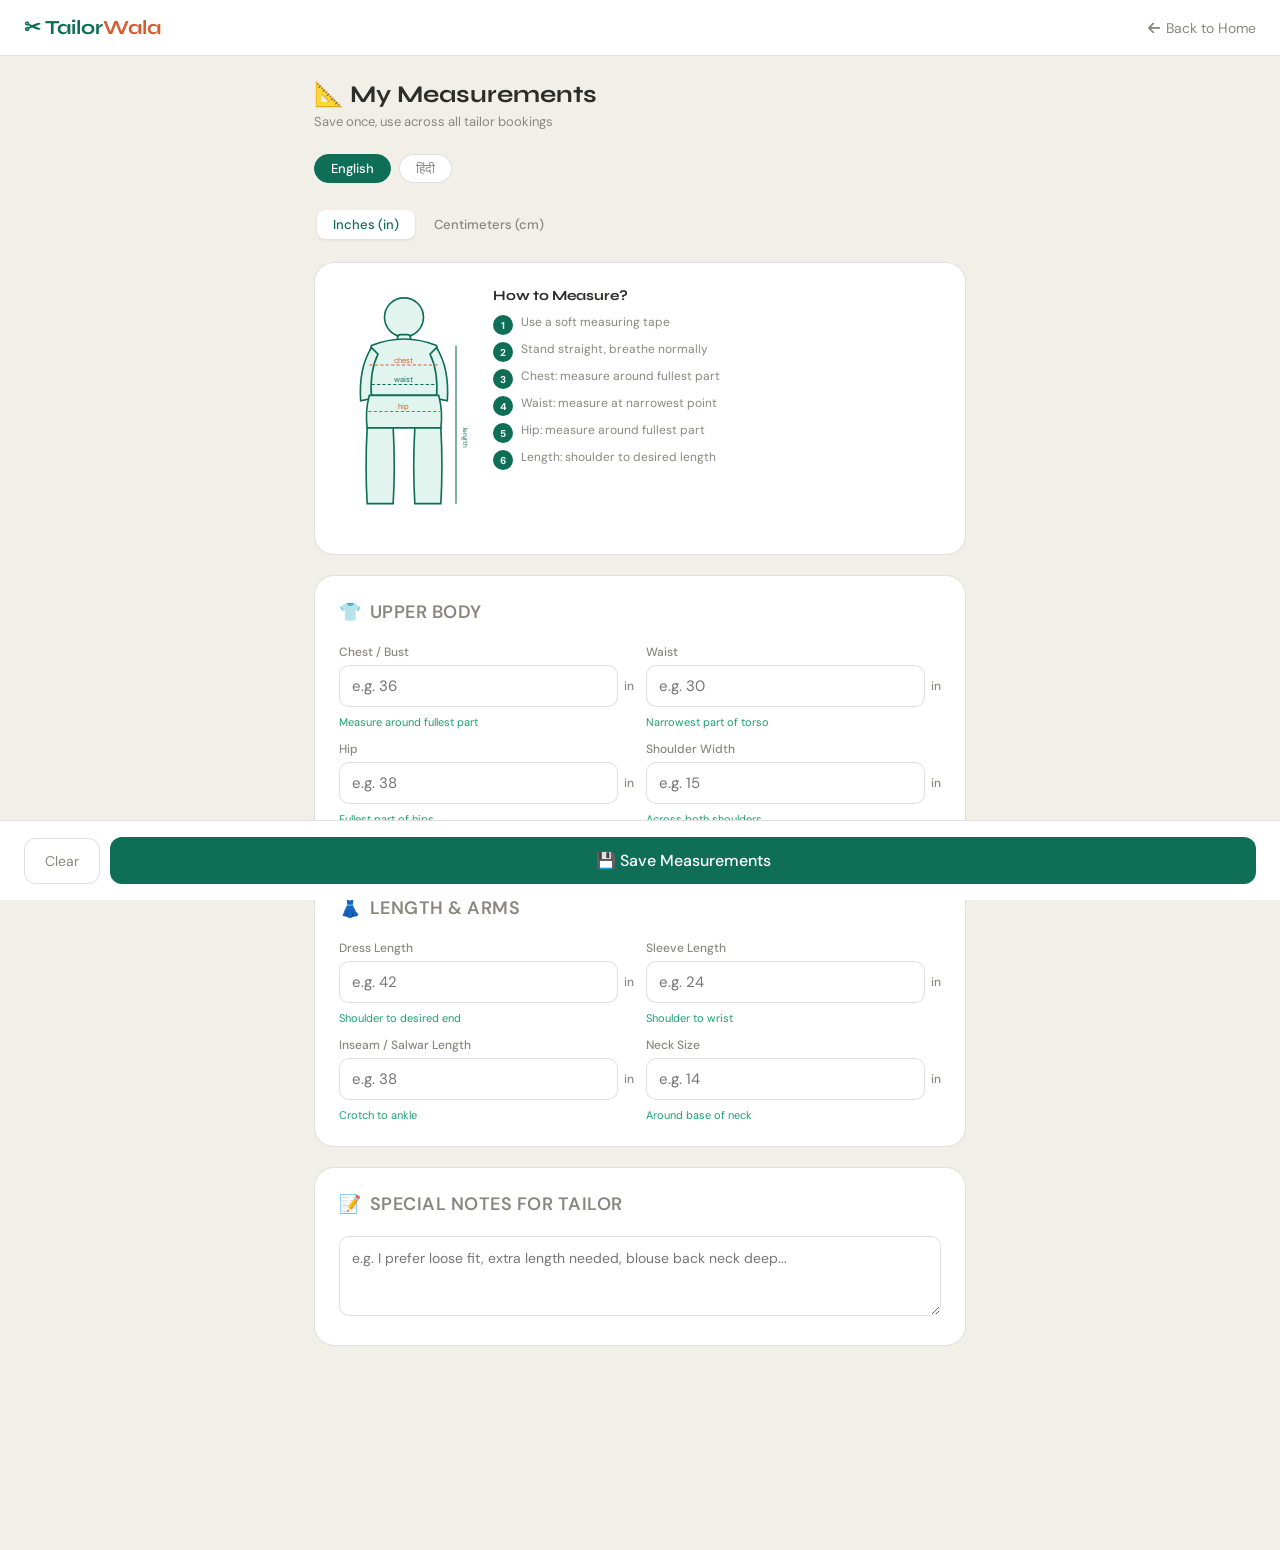
<file: measurements.html>
<!DOCTYPE html>
<html lang="en">
<head>
  <meta charset="UTF-8">
  <meta name="viewport" content="width=device-width, initial-scale=1.0">
  <title>TailorWala | My Measurements</title>
  <link rel="stylesheet" href="https://cdnjs.cloudflare.com/ajax/libs/font-awesome/6.4.0/css/all.min.css">
  <link href="https://fonts.googleapis.com/css2?family=Syne:wght@400;500;700&family=DM+Sans:wght@400;500&display=swap" rel="stylesheet">
  <style>
    *{box-sizing:border-box;margin:0;padding:0}
    :root{--teal:#0F6E56;--tl:#E1F5EE;--tm:#1D9E75;--org:#D85A30;--ol:#FAECE7;--bg:#F1EFE8;--muted:#888780;--border:rgba(0,0,0,0.12);--text:#2C2C2A}
    body{font-family:'DM Sans',sans-serif;background:var(--bg);color:var(--text);min-height:100vh}
    h1,h2,h3,.brand{font-family:'Syne',sans-serif}

    nav{background:#fff;border-bottom:0.5px solid var(--border);padding:0 1.5rem;display:flex;align-items:center;height:56px;position:sticky;top:0;z-index:100}
    .flex-between{display:flex;justify-content:space-between;align-items:center;width:100%}
    .brand{font-size:20px;font-weight:700;color:var(--teal);cursor:pointer;text-decoration:none}
    .brand span{color:var(--org)}
    .back-nav{font-size:14px;color:var(--muted);cursor:pointer;display:flex;align-items:center;gap:6px}
    .back-nav:hover{color:var(--teal)}

    .page{max-width:700px;margin:0 auto;padding:1.5rem}

    .page-header{margin-bottom:1.5rem}
    .page-header h2{font-size:1.5rem;margin-bottom:4px}
    .page-header p{font-size:13px;color:var(--muted)}

    /* LANG TOGGLE */
    .lang-row{display:flex;gap:8px;margin-bottom:1.5rem}
    .lang-btn{padding:5px 16px;border-radius:20px;font-size:13px;font-weight:500;cursor:pointer;font-family:'DM Sans',sans-serif;border:1.5px solid var(--border)}
    .lang-btn.on{background:var(--teal);color:#fff;border-color:var(--teal)}
    .lang-btn:not(.on){background:#fff;color:var(--muted)}

    /* BODY DIAGRAM */
    .diagram-card{background:#fff;border-radius:20px;padding:1.5rem;margin-bottom:1.25rem;border:0.5px solid var(--border);display:flex;gap:1.5rem;align-items:flex-start}
    .diagram-side{flex-shrink:0;text-align:center}
    .diagram-side svg{width:130px;height:auto}
    .diagram-info{flex:1}
    .diagram-info h3{font-size:14px;margin-bottom:6px}
    .diagram-info p{font-size:12px;color:var(--muted);line-height:1.5}
    .guide-steps{margin-top:10px;display:flex;flex-direction:column;gap:6px}
    .guide-step{display:flex;align-items:flex-start;gap:8px;font-size:12px;color:var(--muted)}
    .step-num{width:20px;height:20px;background:var(--teal);color:#fff;border-radius:50%;display:flex;align-items:center;justify-content:center;font-size:10px;font-weight:700;flex-shrink:0;margin-top:1px}

    /* MEASUREMENT FORM */
    .mcard{background:#fff;border-radius:20px;padding:1.5rem;margin-bottom:1.25rem;border:0.5px solid var(--border)}
    .mcard-title{font-size:13px;font-weight:600;color:var(--muted);text-transform:uppercase;letter-spacing:0.5px;margin-bottom:1.25rem;display:flex;align-items:center;gap:8px}
    .mcard-title span{font-size:18px}

    .m-grid{display:grid;grid-template-columns:1fr 1fr;gap:12px}
    .m-field{display:flex;flex-direction:column;gap:5px}
    .m-label{font-size:12px;color:var(--muted);font-weight:500}
    .m-input-wrap{display:flex;align-items:center;gap:6px}
    .m-input{flex:1;border:1.5px solid var(--border);border-radius:10px;padding:10px 12px;font-size:15px;font-family:'DM Sans',sans-serif;outline:none;color:var(--text);background:#fff;min-width:0}
    .m-input:focus{border-color:var(--teal)}
    .m-input.filled{border-color:var(--tm);background:var(--tl)}
    .m-unit{font-size:12px;color:var(--muted);font-weight:500;flex-shrink:0}

    .unit-toggle{display:flex;background:var(--bg);border-radius:10px;padding:3px;gap:3px;margin-bottom:1.25rem;width:fit-content}
    .unit-btn{padding:6px 16px;border-radius:8px;border:none;background:none;font-size:13px;font-weight:500;cursor:pointer;font-family:'DM Sans',sans-serif;color:var(--muted)}
    .unit-btn.on{background:#fff;color:var(--teal);box-shadow:0 1px 3px rgba(0,0,0,0.1)}

    .hint{font-size:11px;color:var(--tm);margin-top:3px}

    .save-bar{position:sticky;bottom:0;background:#fff;border-top:0.5px solid var(--border);padding:1rem 1.5rem;display:flex;gap:10px;align-items:center}
    .btn-save{flex:1;background:var(--teal);color:#fff;border:none;padding:13px;border-radius:12px;font-family:'DM Sans',sans-serif;font-size:16px;font-weight:500;cursor:pointer}
    .btn-save:hover{background:#0a5240}
    .btn-clear{background:#fff;color:var(--muted);border:1.5px solid var(--border);padding:13px 20px;border-radius:12px;font-family:'DM Sans',sans-serif;font-size:14px;cursor:pointer}

    /* SAVED VIEW */
    .saved-card{background:#fff;border-radius:20px;padding:1.5rem;margin-bottom:1.25rem;border:0.5px solid var(--border);display:none}
    .saved-header{display:flex;justify-content:space-between;align-items:center;margin-bottom:1rem}
    .saved-grid{display:grid;grid-template-columns:1fr 1fr;gap:8px}
    .saved-item{background:var(--bg);border-radius:10px;padding:10px 14px;display:flex;justify-content:space-between;align-items:center}
    .saved-item .sl{font-size:12px;color:var(--muted)}
    .saved-item .sv{font-size:15px;font-weight:600;color:var(--teal)}
    .edit-btn{background:none;border:1.5px solid var(--teal);color:var(--teal);padding:6px 16px;border-radius:20px;font-family:'DM Sans',sans-serif;font-size:13px;cursor:pointer}
    .edit-btn:hover{background:var(--teal);color:#fff}

    .toast{position:fixed;bottom:80px;left:50%;transform:translateX(-50%) translateY(20px);background:#2C2C2A;color:#fff;padding:10px 20px;border-radius:20px;font-size:14px;opacity:0;transition:0.3s;z-index:999;white-space:nowrap}
    .toast.show{opacity:1;transform:translateX(-50%) translateY(0)}

    @media(max-width:500px){
      .m-grid{grid-template-columns:1fr}
      .diagram-card{flex-direction:column}
    }
  </style>
</head>
<body>

<nav>
  <div class="flex-between">
    <a href="index.html" class="brand">✂ Tailor<span>Wala</span></a>
    <span class="back-nav" onclick="window.location.href='index.html'"><i class="fa-solid fa-arrow-left"></i> <span id="nav-back">Back to Home</span></span>
  </div>
</nav>

<div class="page">

  <div class="page-header">
    <h2 id="pg-title">📐 My Measurements</h2>
    <p id="pg-sub">Save once, use across all tailor bookings</p>
  </div>

  <!-- LANG -->
  <div class="lang-row">
    <button class="lang-btn on" onclick="setLang('en',this)">English</button>
    <button class="lang-btn" onclick="setLang('hi',this)">हिंदी</button>
  </div>

  <!-- UNIT TOGGLE -->
  <div class="unit-toggle">
    <button class="unit-btn on" onclick="setUnit('in',this)" id="btn-in">Inches (in)</button>
    <button class="unit-btn" onclick="setUnit('cm',this)" id="btn-cm">Centimeters (cm)</button>
  </div>

  <!-- SAVED VIEW (shown after save) -->
  <div class="saved-card" id="saved-card">
    <div class="saved-header">
      <h3 id="saved-title" style="font-size:15px">✅ Saved Measurements</h3>
      <button class="edit-btn" onclick="editMeasurements()" id="edit-btn">Edit</button>
    </div>
    <div class="saved-grid" id="saved-grid"></div>
  </div>

  <!-- BODY DIAGRAM + GUIDE -->
  <div class="diagram-card" id="guide-card">
    <div class="diagram-side">
      <svg viewBox="0 0 120 220" xmlns="http://www.w3.org/2000/svg">
        <!-- Body silhouette -->
        <ellipse cx="60" cy="28" rx="18" ry="18" fill="#E1F5EE" stroke="#0F6E56" stroke-width="1.5"/>
        <!-- Neck -->
        <rect x="54" y="44" width="12" height="10" rx="3" fill="#E1F5EE" stroke="#0F6E56" stroke-width="1.5"/>
        <!-- Torso -->
        <path d="M30 54 Q25 70 28 100 L92 100 Q95 70 90 54 Q75 48 60 48 Q45 48 30 54Z" fill="#E1F5EE" stroke="#0F6E56" stroke-width="1.5"/>
        <!-- Arms -->
        <path d="M30 56 Q18 75 20 105 L30 103 Q28 78 36 62Z" fill="#E1F5EE" stroke="#0F6E56" stroke-width="1.5"/>
        <path d="M90 56 Q102 75 100 105 L90 103 Q92 78 84 62Z" fill="#E1F5EE" stroke="#0F6E56" stroke-width="1.5"/>
        <!-- Hips/Waist -->
        <path d="M28 100 Q24 115 26 130 L94 130 Q96 115 92 100Z" fill="#E1F5EE" stroke="#0F6E56" stroke-width="1.5"/>
        <!-- Legs -->
        <path d="M26 130 Q24 165 26 200 L50 200 Q52 165 50 130Z" fill="#E1F5EE" stroke="#0F6E56" stroke-width="1.5"/>
        <path d="M94 130 Q96 165 94 200 L70 200 Q68 165 70 130Z" fill="#E1F5EE" stroke="#0F6E56" stroke-width="1.5"/>

        <!-- Measurement lines -->
        <!-- Chest line -->
        <line x1="28" y1="72" x2="92" y2="72" stroke="#D85A30" stroke-width="1" stroke-dasharray="3,2"/>
        <text x="60" y="70" text-anchor="middle" font-size="7" fill="#D85A30" font-family="DM Sans">chest</text>
        <!-- Waist line -->
        <line x1="30" y1="90" x2="90" y2="90" stroke="#0F6E56" stroke-width="1" stroke-dasharray="3,2"/>
        <text x="60" y="88" text-anchor="middle" font-size="7" fill="#0F6E56" font-family="DM Sans">waist</text>
        <!-- Hip line -->
        <line x1="27" y1="115" x2="93" y2="115" stroke="#D85A30" stroke-width="1" stroke-dasharray="3,2"/>
        <text x="60" y="113" text-anchor="middle" font-size="7" fill="#D85A30" font-family="DM Sans">hip</text>
        <!-- Length arrow -->
        <line x1="108" y1="54" x2="108" y2="200" stroke="#0F6E56" stroke-width="1"/>
        <text x="114" y="130" text-anchor="start" font-size="6" fill="#0F6E56" font-family="DM Sans" transform="rotate(90,114,130)">length</text>
      </svg>
    </div>
    <div class="diagram-info">
      <h3 id="guide-title">How to Measure?</h3>
      <div class="guide-steps">
        <div class="guide-step"><div class="step-num">1</div><span id="gs1">Use a soft measuring tape</span></div>
        <div class="guide-step"><div class="step-num">2</div><span id="gs2">Stand straight, breathe normally</span></div>
        <div class="guide-step"><div class="step-num">3</div><span id="gs3">Chest: measure around fullest part</span></div>
        <div class="guide-step"><div class="step-num">4</div><span id="gs4">Waist: measure at narrowest point</span></div>
        <div class="guide-step"><div class="step-num">5</div><span id="gs5">Hip: measure around fullest part</span></div>
        <div class="guide-step"><div class="step-num">6</div><span id="gs6">Length: shoulder to desired length</span></div>
      </div>
    </div>
  </div>

  <!-- UPPER BODY -->
  <div class="mcard" id="form-card">
    <div class="mcard-title"><span>👕</span> <span id="upper-title">Upper Body</span></div>
    <div class="m-grid">
      <div class="m-field">
        <div class="m-label" id="l-chest">Chest / Bust</div>
        <div class="m-input-wrap">
          <input class="m-input" type="number" id="chest" placeholder="e.g. 36" min="20" max="80" oninput="markFilled(this)">
          <span class="m-unit" id="u1">in</span>
        </div>
        <div class="hint" id="h-chest">Measure around fullest part</div>
      </div>
      <div class="m-field">
        <div class="m-label" id="l-waist">Waist</div>
        <div class="m-input-wrap">
          <input class="m-input" type="number" id="waist" placeholder="e.g. 30" min="20" max="80" oninput="markFilled(this)">
          <span class="m-unit" id="u2">in</span>
        </div>
        <div class="hint" id="h-waist">Narrowest part of torso</div>
      </div>
      <div class="m-field">
        <div class="m-label" id="l-hip">Hip</div>
        <div class="m-input-wrap">
          <input class="m-input" type="number" id="hip" placeholder="e.g. 38" min="20" max="90" oninput="markFilled(this)">
          <span class="m-unit" id="u3">in</span>
        </div>
        <div class="hint" id="h-hip">Fullest part of hips</div>
      </div>
      <div class="m-field">
        <div class="m-label" id="l-shoulder">Shoulder Width</div>
        <div class="m-input-wrap">
          <input class="m-input" type="number" id="shoulder" placeholder="e.g. 15" min="10" max="30" oninput="markFilled(this)">
          <span class="m-unit" id="u4">in</span>
        </div>
        <div class="hint" id="h-shoulder">Across both shoulders</div>
      </div>
    </div>
  </div>

  <!-- LOWER & LENGTH -->
  <div class="mcard">
    <div class="mcard-title"><span>👗</span> <span id="lower-title">Length & Arms</span></div>
    <div class="m-grid">
      <div class="m-field">
        <div class="m-label" id="l-length">Dress Length</div>
        <div class="m-input-wrap">
          <input class="m-input" type="number" id="length" placeholder="e.g. 42" min="20" max="70" oninput="markFilled(this)">
          <span class="m-unit" id="u5">in</span>
        </div>
        <div class="hint" id="h-length">Shoulder to desired end</div>
      </div>
      <div class="m-field">
        <div class="m-label" id="l-sleeve">Sleeve Length</div>
        <div class="m-input-wrap">
          <input class="m-input" type="number" id="sleeve" placeholder="e.g. 24" min="5" max="40" oninput="markFilled(this)">
          <span class="m-unit" id="u6">in</span>
        </div>
        <div class="hint" id="h-sleeve">Shoulder to wrist</div>
      </div>
      <div class="m-field">
        <div class="m-label" id="l-inseam">Inseam / Salwar Length</div>
        <div class="m-input-wrap">
          <input class="m-input" type="number" id="inseam" placeholder="e.g. 38" min="20" max="50" oninput="markFilled(this)">
          <span class="m-unit" id="u7">in</span>
        </div>
        <div class="hint" id="h-inseam">Crotch to ankle</div>
      </div>
      <div class="m-field">
        <div class="m-label" id="l-neck">Neck Size</div>
        <div class="m-input-wrap">
          <input class="m-input" type="number" id="neck" placeholder="e.g. 14" min="10" max="25" oninput="markFilled(this)">
          <span class="m-unit" id="u8">in</span>
        </div>
        <div class="hint" id="h-neck">Around base of neck</div>
      </div>
    </div>
  </div>

  <!-- NOTES -->
  <div class="mcard">
    <div class="mcard-title"><span>📝</span> <span id="notes-title">Special Notes for Tailor</span></div>
    <textarea id="notes" style="width:100%;border:1.5px solid var(--border);border-radius:10px;padding:12px;font-family:'DM Sans',sans-serif;font-size:14px;outline:none;resize:vertical;min-height:80px;color:var(--text)" id="notes-area" placeholder="e.g. I prefer loose fit, extra length needed, blouse back neck deep..."></textarea>
  </div>

  <div style="height:80px"></div>
</div>

<!-- SAVE BAR -->
<div class="save-bar">
  <button class="btn-clear" onclick="clearAll()" id="clear-btn">Clear</button>
  <button class="btn-save" onclick="saveMeasurements()" id="save-btn">💾 Save Measurements</button>
</div>

<!-- TOAST -->
<div class="toast" id="toast">✅ Measurements saved!</div>

<script>
let currentUnit = 'in';
let currentLang = 'en';

const labels = {
  en: {
    navBack:'Back to Home', pgTitle:'📐 My Measurements', pgSub:'Save once, use across all tailor bookings',
    guideTitle:'How to Measure?',
    gs1:'Use a soft measuring tape',gs2:'Stand straight, breathe normally',
    gs3:'Chest: measure around fullest part',gs4:'Waist: measure at narrowest point',
    gs5:'Hip: measure around fullest part',gs6:'Length: shoulder to desired length',
    upperTitle:'Upper Body', lowerTitle:'Length & Arms', notesTitle:'Special Notes for Tailor',
    chest:'Chest / Bust', waist:'Waist', hip:'Hip', shoulder:'Shoulder Width',
    length:'Dress Length', sleeve:'Sleeve Length', inseam:'Inseam / Salwar Length', neck:'Neck Size',
    hChest:'Measure around fullest part', hWaist:'Narrowest part of torso',
    hHip:'Fullest part of hips', hShoulder:'Across both shoulders',
    hLength:'Shoulder to desired end', hSleeve:'Shoulder to wrist',
    hInseam:'Crotch to ankle', hNeck:'Around base of neck',
    savedTitle:'✅ Saved Measurements', editBtn:'Edit',
    saveBtn:'💾 Save Measurements', clearBtn:'Clear',
    toast:'✅ Measurements saved successfully!',
    notesPlaceholder:'e.g. I prefer loose fit, extra length needed...',
  },
  hi: {
    navBack:'होम पर जाएं', pgTitle:'📐 मेरे माप', pgSub:'एक बार सेव करें, सभी बुकिंग में उपयोग करें',
    guideTitle:'माप कैसे लें?',
    gs1:'मुलायम मापने वाला टेप उपयोग करें',gs2:'सीधे खड़े हों, सामान्य सांस लें',
    gs3:'छाती: सबसे चौड़े हिस्से के चारों ओर',gs4:'कमर: सबसे पतले हिस्से पर',
    gs5:'कूल्हे: सबसे चौड़े हिस्से के चारों ओर',gs6:'लंबाई: कंधे से वांछित लंबाई तक',
    upperTitle:'ऊपरी शरीर', lowerTitle:'लंबाई और बाहें', notesTitle:'दर्जी के लिए विशेष नोट',
    chest:'छाती / बस्ट', waist:'कमर', hip:'कूल्हे', shoulder:'कंधे की चौड़ाई',
    length:'कपड़े की लंबाई', sleeve:'बाजू की लंबाई', inseam:'सलवार की लंबाई', neck:'गले का साइज़',
    hChest:'सबसे चौड़े हिस्से के चारों ओर', hWaist:'कमर का सबसे पतला हिस्सा',
    hHip:'कूल्हों का सबसे चौड़ा हिस्सा', hShoulder:'दोनों कंधों के पार',
    hLength:'कंधे से वांछित अंत तक', hSleeve:'कंधे से कलाई तक',
    hInseam:'जांघ से टखने तक', hNeck:'गले के आधार के चारों ओर',
    savedTitle:'✅ सेव किए गए माप', editBtn:'बदलें',
    saveBtn:'💾 माप सेव करें', clearBtn:'मिटाएं',
    toast:'✅ माप सफलतापूर्वक सेव हो गए!',
    notesPlaceholder:'जैसे: मुझे ढीला फिट पसंद है, थोड़ी ज़्यादा लंबाई चाहिए...',
  }
};

function setLang(lang, btn) {
  currentLang = lang;
  document.querySelectorAll('.lang-btn').forEach(b=>b.classList.remove('on'));
  btn.classList.add('on');
  const l = labels[lang];
  document.getElementById('nav-back').textContent=l.navBack;
  document.getElementById('pg-title').textContent=l.pgTitle;
  document.getElementById('pg-sub').textContent=l.pgSub;
  document.getElementById('guide-title').textContent=l.guideTitle;
  document.getElementById('gs1').textContent=l.gs1;document.getElementById('gs2').textContent=l.gs2;
  document.getElementById('gs3').textContent=l.gs3;document.getElementById('gs4').textContent=l.gs4;
  document.getElementById('gs5').textContent=l.gs5;document.getElementById('gs6').textContent=l.gs6;
  document.getElementById('upper-title').textContent=l.upperTitle;
  document.getElementById('lower-title').textContent=l.lowerTitle;
  document.getElementById('notes-title').textContent=l.notesTitle;
  document.getElementById('l-chest').textContent=l.chest;
  document.getElementById('l-waist').textContent=l.waist;
  document.getElementById('l-hip').textContent=l.hip;
  document.getElementById('l-shoulder').textContent=l.shoulder;
  document.getElementById('l-length').textContent=l.length;
  document.getElementById('l-sleeve').textContent=l.sleeve;
  document.getElementById('l-inseam').textContent=l.inseam;
  document.getElementById('l-neck').textContent=l.neck;
  document.getElementById('h-chest').textContent=l.hChest;
  document.getElementById('h-waist').textContent=l.hWaist;
  document.getElementById('h-hip').textContent=l.hHip;
  document.getElementById('h-shoulder').textContent=l.hShoulder;
  document.getElementById('h-length').textContent=l.hLength;
  document.getElementById('h-sleeve').textContent=l.hSleeve;
  document.getElementById('h-inseam').textContent=l.hInseam;
  document.getElementById('h-neck').textContent=l.hNeck;
  document.getElementById('saved-title').textContent=l.savedTitle;
  document.getElementById('edit-btn').textContent=l.editBtn;
  document.getElementById('save-btn').textContent=l.saveBtn;
  document.getElementById('clear-btn').textContent=l.clearBtn;
  document.getElementById('notes').placeholder=l.notesPlaceholder;
}

function setUnit(unit, btn) {
  currentUnit = unit;
  document.querySelectorAll('.unit-btn').forEach(b=>b.classList.remove('on'));
  btn.classList.add('on');
  const units = ['u1','u2','u3','u4','u5','u6','u7','u8'];
  units.forEach(id => { document.getElementById(id).textContent = unit; });

  // Convert existing values
  const fields = ['chest','waist','hip','shoulder','length','sleeve','inseam','neck'];
  fields.forEach(id => {
    const inp = document.getElementById(id);
    if(inp.value) {
      if(unit === 'cm') {
        inp.value = Math.round(parseFloat(inp.value) * 2.54);
        inp.max = unit==='cm'?'200':'80';
      } else {
        inp.value = Math.round(parseFloat(inp.value) / 2.54);
      }
    }
  });
}

function markFilled(inp) {
  if(inp.value) inp.classList.add('filled');
  else inp.classList.remove('filled');
}

function saveMeasurements() {
  const fields = ['chest','waist','hip','shoulder','length','sleeve','inseam','neck'];
  const l = labels[currentLang];
  const fieldLabels = [l.chest,l.waist,l.hip,l.shoulder,l.length,l.sleeve,l.inseam,l.neck];

  const data = {};
  let hasAny = false;
  fields.forEach((id,i) => {
    const val = document.getElementById(id).value;
    if(val) { data[fieldLabels[i]] = val + ' ' + currentUnit; hasAny = true; }
  });

  if(!hasAny) {
    alert(currentLang==='hi'?'कम से कम एक माप डालें':'Please enter at least one measurement');
    return;
  }

  data['Notes'] = document.getElementById('notes').value || '—';
  localStorage.setItem('tw_measurements', JSON.stringify(data));
  localStorage.setItem('tw_unit', currentUnit);

  // Show saved card
  const grid = document.getElementById('saved-grid');
  grid.innerHTML = Object.entries(data).map(([k,v]) => `
    <div class="saved-item">
      <span class="sl">${k}</span>
      <span class="sv">${v}</span>
    </div>
  `).join('');

  document.getElementById('saved-card').style.display = 'block';
  document.getElementById('form-card').style.display = 'none';
  document.getElementById('guide-card').style.display = 'none';

  const toast = document.getElementById('toast');
  toast.textContent = l.toast;
  toast.classList.add('show');
  setTimeout(()=>toast.classList.remove('show'), 3000);
}

function editMeasurements() {
  document.getElementById('saved-card').style.display = 'none';
  document.getElementById('form-card').style.display = 'block';
  document.getElementById('guide-card').style.display = 'block';
}

function clearAll() {
  const fields = ['chest','waist','hip','shoulder','length','sleeve','inseam','neck'];
  fields.forEach(id => {
    const inp = document.getElementById(id);
    inp.value = '';
    inp.classList.remove('filled','error');
  });
  document.getElementById('notes').value = '';
  localStorage.removeItem('tw_measurements');
}

// Load saved measurements on page open
window.onload = function() {
  const saved = localStorage.getItem('tw_measurements');
  const savedUnit = localStorage.getItem('tw_unit');
  if(saved && savedUnit) {
    currentUnit = savedUnit;
    if(savedUnit === 'cm') {
      document.getElementById('btn-in').classList.remove('on');
      document.getElementById('btn-cm').classList.add('on');
      ['u1','u2','u3','u4','u5','u6','u7','u8'].forEach(id=>document.getElementById(id).textContent='cm');
    }
  }
};
</script>
</body>
</html>
</file>
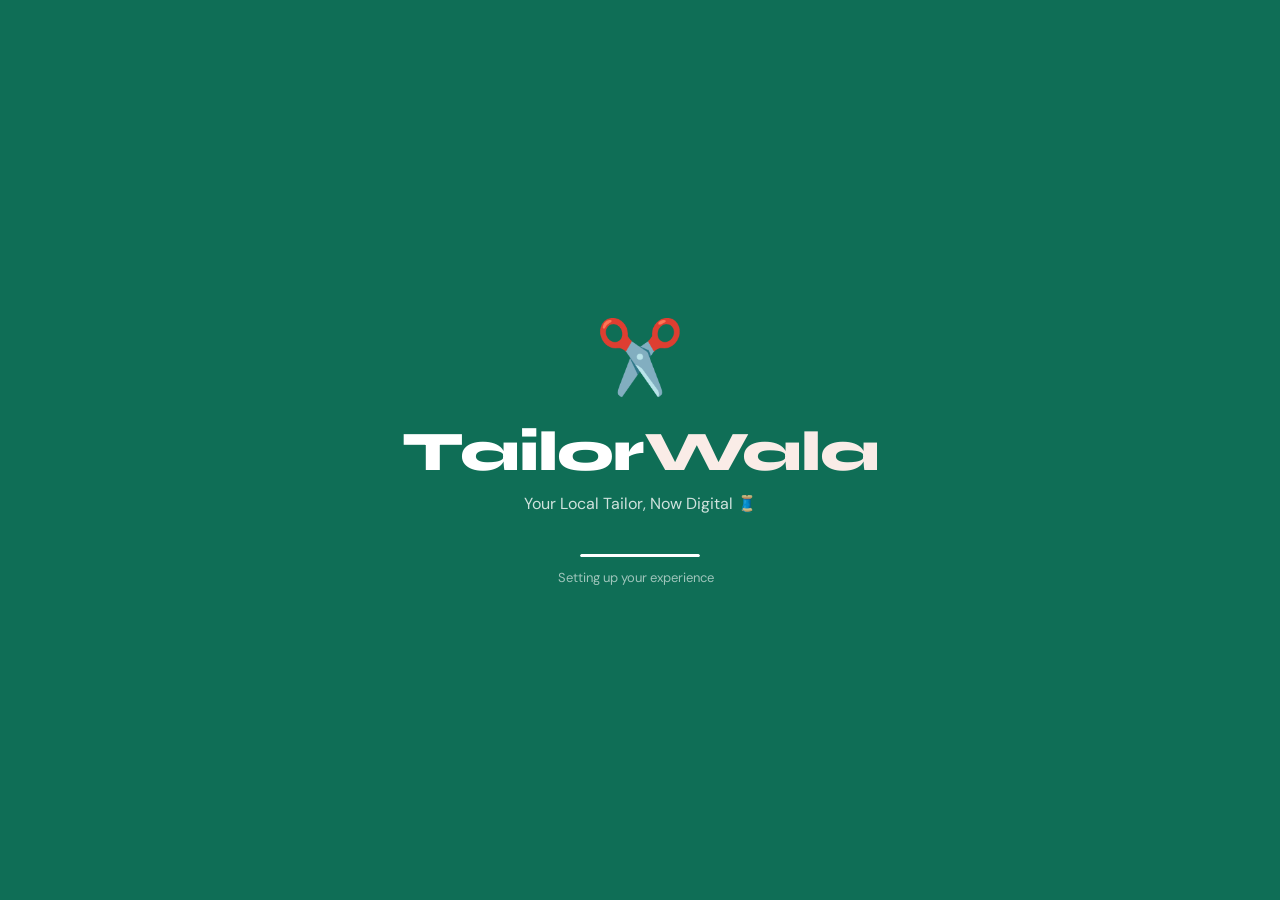
<file: welcome.html>
<!DOCTYPE html>
<html lang="en">
<head>
  <meta charset="UTF-8">
  <meta name="viewport" content="width=device-width, initial-scale=1.0">
  <title>TailorWala</title>
  <link href="https://fonts.googleapis.com/css2?family=Syne:wght@400;700;800&family=DM+Sans:wght@400;500&display=swap" rel="stylesheet">
  <style>
    *{box-sizing:border-box;margin:0;padding:0}
    body{background:#0F6E56;display:flex;align-items:center;justify-content:center;min-height:100vh;overflow:hidden;font-family:'Syne',sans-serif}

    .splash{display:flex;flex-direction:column;align-items:center;justify-content:center;text-align:center;padding:2rem}

    .scissors{font-size:72px;animation:snip 0.6s ease forwards;opacity:0;margin-bottom:1rem}
    @keyframes snip{0%{opacity:0;transform:scale(0.3) rotate(-30deg)}60%{transform:scale(1.15) rotate(5deg)}100%{opacity:1;transform:scale(1) rotate(0deg)}}

    .brand-wrap{overflow:hidden;margin-bottom:0.5rem}
    .brand-text{font-size:3.5rem;font-weight:800;color:#fff;letter-spacing:-1px;opacity:0;animation:slideUp 0.7s ease 0.5s forwards}
    .brand-text span{color:#FAECE7}
    @keyframes slideUp{from{opacity:0;transform:translateY(40px)}to{opacity:1;transform:translateY(0)}}

    .tagline{font-family:'DM Sans',sans-serif;font-size:1rem;color:rgba(255,255,255,0.8);opacity:0;animation:fadeIn 0.6s ease 1s forwards;margin-bottom:2.5rem}
    @keyframes fadeIn{from{opacity:0}to{opacity:1}}

    .thread{width:120px;height:3px;background:rgba(255,255,255,0.2);border-radius:3px;overflow:hidden;opacity:0;animation:fadeIn 0.3s ease 1.3s forwards}
    .thread-fill{height:100%;background:#fff;border-radius:3px;width:0%;animation:load 2s ease 1.4s forwards}
    @keyframes load{from{width:0%}to{width:100%}}

    .loading-text{font-family:'DM Sans',sans-serif;font-size:13px;color:rgba(255,255,255,0.6);margin-top:12px;opacity:0;animation:fadeIn 0.3s ease 1.4s forwards}

    .dots span{animation:blink 1.2s infinite;opacity:0}
    .dots span:nth-child(1){animation-delay:0s}
    .dots span:nth-child(2){animation-delay:0.2s}
    .dots span:nth-child(3){animation-delay:0.4s}
    @keyframes blink{0%,80%,100%{opacity:0}40%{opacity:1}}

    .fabric{position:fixed;inset:0;pointer-events:none;z-index:0}
    .particle{position:absolute;width:6px;height:6px;border-radius:50%;opacity:0;animation:float var(--dur) ease-in-out var(--delay) infinite}
    @keyframes float{0%{opacity:0;transform:translateY(100vh) scale(0)}20%{opacity:0.6}80%{opacity:0.3}100%{opacity:0;transform:translateY(-20vh) scale(1.5)}}

    .content{position:relative;z-index:1}
  </style>
</head>
<body>

<!-- Floating particles -->
<div class="fabric" id="fabric"></div>

<div class="content splash">
  <div class="scissors">✂️</div>
  <div class="brand-wrap">
    <div class="brand-text">Tailor<span>Wala</span></div>
  </div>
  <div class="tagline">Your Local Tailor, Now Digital 🧵</div>
  <div class="thread"><div class="thread-fill"></div></div>
  <div class="loading-text">Setting up your experience<span class="dots"><span>.</span><span>.</span><span>.</span></span></div>
</div>

<script>
// Floating particles
const colors = ['#9FE1CB','#FAECE7','#5DCAA5','#F0997B','rgba(255,255,255,0.5)'];
const fabric = document.getElementById('fabric');
for(let i=0;i<18;i++){
  const p = document.createElement('div');
  p.className = 'particle';
  p.style.cssText = `left:${Math.random()*100}%;background:${colors[Math.floor(Math.random()*colors.length)]};--dur:${3+Math.random()*4}s;--delay:${Math.random()*3}s`;
  fabric.appendChild(p);
}

// Welcome sound using Web Audio API
function playWelcomeSound(){
  try {
    const ctx = new (window.AudioContext || window.webkitAudioContext)();
    const notes = [523.25, 659.25, 783.99, 1046.5]; // C5 E5 G5 C6 - happy chord
    notes.forEach((freq, i) => {
      const osc = ctx.createOscillator();
      const gain = ctx.createGain();
      osc.connect(gain);
      gain.connect(ctx.destination);
      osc.type = 'sine';
      osc.frequency.value = freq;
      const start = ctx.currentTime + i * 0.15;
      gain.gain.setValueAtTime(0, start);
      gain.gain.linearRampToValueAtTime(0.18, start + 0.05);
      gain.gain.exponentialRampToValueAtTime(0.001, start + 0.6);
      osc.start(start);
      osc.stop(start + 0.6);
    });
  } catch(e) {}
}

// Play sound after small delay
setTimeout(playWelcomeSound, 400);

// Redirect to main site after animation
setTimeout(() => {
  document.querySelector('.splash').style.animation = 'fadeOut 0.5s ease forwards';
  document.querySelector('.splash').style.transition = 'opacity 0.5s ease';
  document.querySelector('.splash').style.opacity = '0';
  setTimeout(() => { window.location.href = 'index.html'; }, 500);
}, 3500);
</script>
</body>
</html>
</file>
